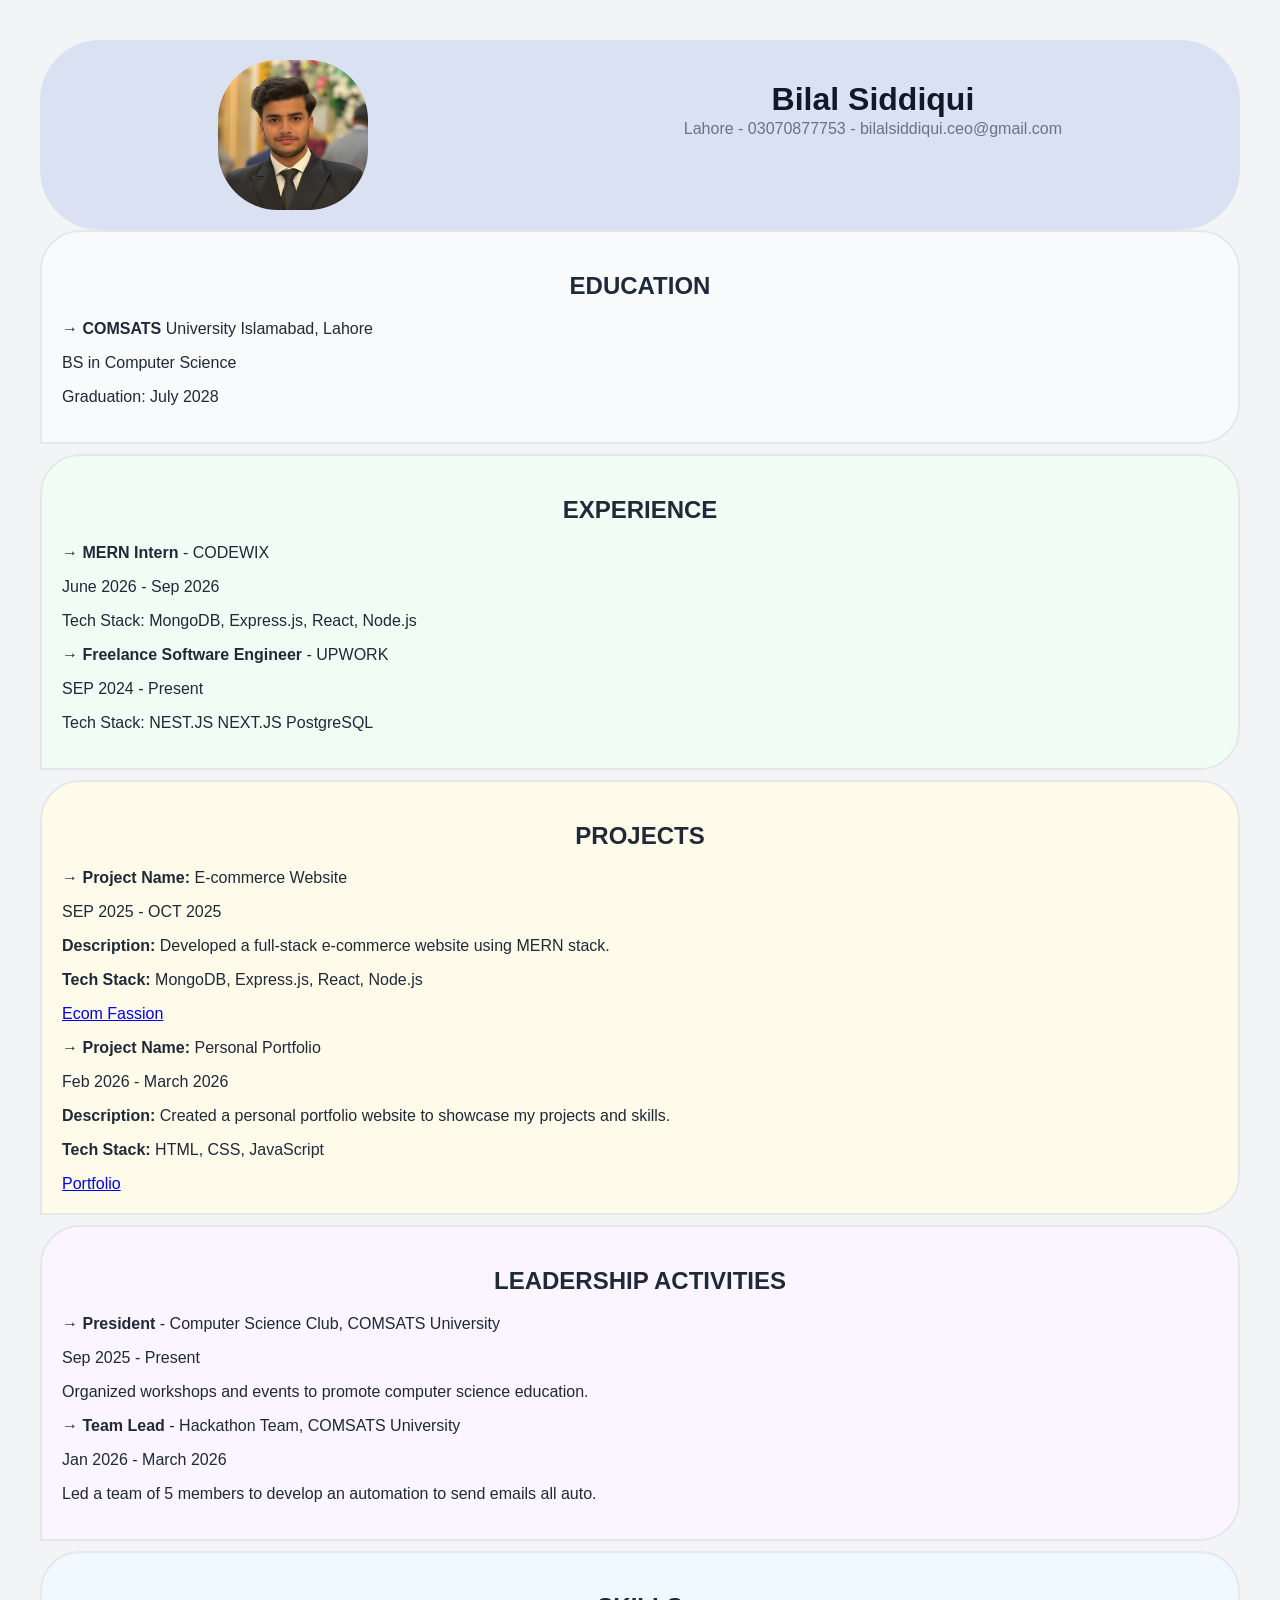
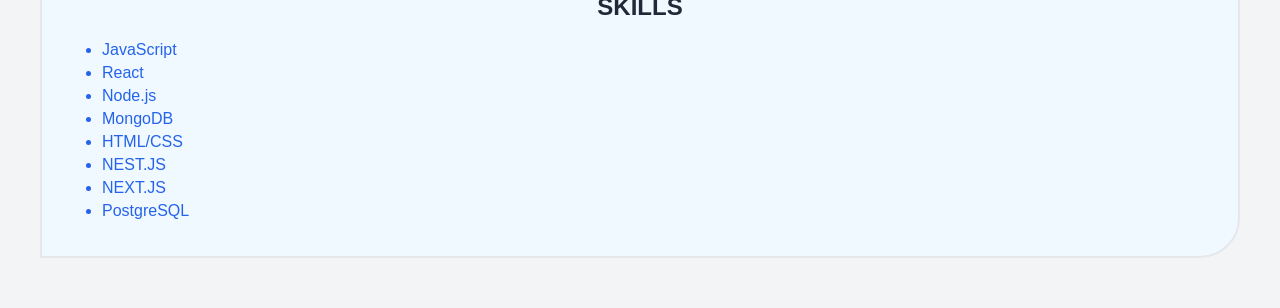
<file: assignment-1/index.html>
<!DOCTYPE html>
<html lang="en">
<head>
    <meta charset="UTF-8">
    <link rel="stylesheet" href="style.css">
    <meta name="viewport" content="width=device-width, initial-scale=1.0">
    <title>BILAL'S CV</title>
</head>
<body>


    <div class="top_heading_section">

         <div class="image_div">
            <img src="image.jpg" alt="">
        </div>

        <div class="heading_div">
            <h1>Bilal Siddiqui</h1>
            <p class="about_text">Lahore - 03070877753 - bilalsiddiqui.ceo@gmail.com</p>
        </div>
       

    
    </div>
    
    <div class="section education_section">
        <h2>EDUCATION</h2>
        <p>→ <b>COMSATS</b> University Islamabad, Lahore </p>
        <p>BS in Computer Science </p>
        <p>Graduation: July 2028</p>


    </div>

    <div class="section experience">

        <h2>EXPERIENCE</h2>
        <div class="experience_info">
            

            <div class="experience_data">
            <p>→ <b>MERN Intern</b> - CODEWIX</p>
            <P>June 2026 - Sep 2026</P>
            <p>Tech Stack: MongoDB, Express.js, React, Node.js</p>

            </div>

            <div class="experience_data">
             <p>→ <b>Freelance Software Engineer</b> - UPWORK</p>
            <P>SEP 2024 - Present</P>
            <p>Tech Stack: NEST.JS NEXT.JS PostgreSQL</p>
            </div>
               
     </div>
    </div>
        

        <div class="section projects">

            <h2>PROJECTS</h2>
            <div class="project_info">
                <div class="project_data">
                    <p>→ <b>Project Name:</b> E-commerce Website</p>
                    <P>SEP 2025 - OCT 2025</P>
                    <p><b>Description:</b> Developed a full-stack e-commerce website using MERN stack.</p>
                    <p><b>Tech Stack:</b> MongoDB, Express.js, React, Node.js</p>
                    <a href="https://www.google.com" target="_blank">Ecom Fassion</a>
                </div>

                <div class="project_data">
                    <p>→ <b>Project Name:</b> Personal Portfolio</p>
                    <P>Feb 2026 - March 2026</P>
                    <p><b>Description:</b> Created a personal portfolio website to showcase my projects and skills.</p>
                    <p><b>Tech Stack:</b> HTML, CSS, JavaScript</p>
                    <a href="https://www.google.com" target="_blank">Portfolio</a>
                </div>

            </div>



        </div>  
            
            <div class="section leadership_activities">
                <h2>LEADERSHIP ACTIVITIES</h2>
                <div class="leadership_info">
                    <div class="leadership_data">
                        <p>→ <b>President</b> - Computer Science Club, COMSATS University</p>
                        <P>Sep 2025 - Present</P>
                        <p>Organized workshops and events to promote computer science education.</p>
                    </div>

                    <div class="leadership_data">
                        <p>→ <b>Team Lead</b> - Hackathon Team, COMSATS University</p>
                        <P>Jan 2026 - March 2026</P>
                        <p>Led a team of 5 members to develop an automation to send emails all auto.</p>
                    </div>

                </div>


            </div>

            <div class="section skills">
                <h2>SKILLS</h2>
                <ul>
                    <li>JavaScript</li>
                    <li>React</li>
                    <li>Node.js</li>
                    <li>MongoDB</li>
                    <li>HTML/CSS</li>
                    <li>NEST.JS</li>
                    <li>NEXT.JS</li>
                    <li>PostgreSQL</li>
                </ul>
            </div>

            
            


    
</body>
</html>
</file>
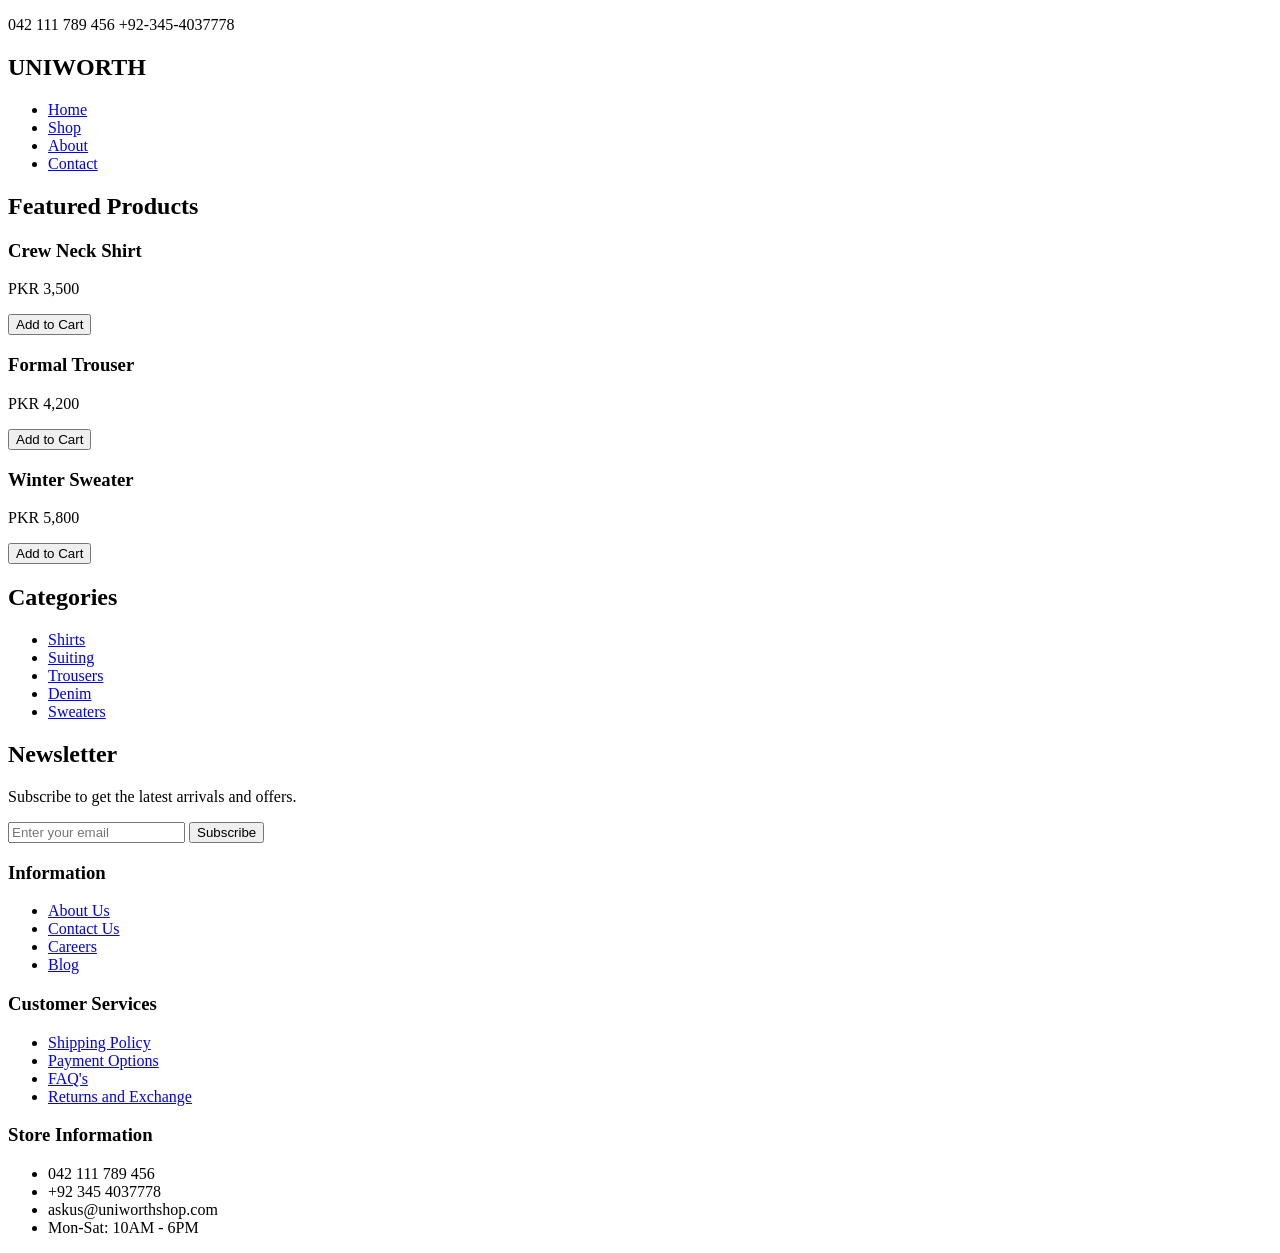
<file: lab-1/index.html>
<!DOCTYPE html>
<html lang="en">
<head>
  <meta charset="UTF-8">
  <meta name="viewport" content="width=device-width, initial-scale=1.0">
  <title>Uniworth</title>
</head>
<body>

  <header>
    <p>042 111 789 456        +92-345-4037778</p>
    
  </header>

  <nav>
    <h1>UNIWORTH</h1>
    <ul>
      <li><a href="#">Home</a></li>
      <li><a href="#">Shop</a></li>
      <li><a href="#">About</a></li>
      <li><a href="#">Contact</a></li>
    </ul>
  </nav>

  <main>

    <section>
      <h2>Featured Products</h2>
      <div>
        <h3>Crew Neck Shirt</h3>
        <p>PKR 3,500</p>
        <button>Add to Cart</button>
      </div>
      <div>
        <h3>Formal Trouser</h3>
        <p>PKR 4,200</p>
        <button>Add to Cart</button>
      </div>
      <div>
        <h3>Winter Sweater</h3>
        <p>PKR 5,800</p>
        <button>Add to Cart</button>
      </div>
    </section>

    <section>
      <h2>Categories</h2>
      <ul>
        <li><a href="#">Shirts</a></li>
        <li><a href="#">Suiting</a></li>
        <li><a href="#">Trousers</a></li>
        <li><a href="#">Denim</a></li>
        <li><a href="#">Sweaters</a></li>
      </ul>
    </section>

    <section>
      <h2>Newsletter</h2>
      <p>Subscribe to get the latest arrivals and offers.</p>
      <input type="email" placeholder="Enter your email">
      <button>Subscribe</button>
    </section>

  </main>

  <footer>
    <div>
      <h3>Information</h3>
      <ul>
        <li><a href="#">About Us</a></li>
        <li><a href="#">Contact Us</a></li>
        <li><a href="#">Careers</a></li>
        <li><a href="#">Blog</a></li>
      </ul>
    </div>
    <div>
      <h3>Customer Services</h3>
      <ul>
        <li><a href="#">Shipping Policy</a></li>
        <li><a href="#">Payment Options</a></li>
        <li><a href="#">FAQ's</a></li>
        <li><a href="#">Returns and Exchange</a></li>
      </ul>
    </div>
    <div>
      <h3>Store Information</h3>
      <ul>
        <li>042 111 789 456</li>
        <li>+92 345 4037778</li>
        <li>askus@uniworthshop.com</li>
        <li>Mon-Sat: 10AM - 6PM</li>
      </ul>
    </div>
  </footer>

</body>
</html>
</file>
<file: assignment-1/style.css>
body {
    margin: 0;
    padding: 40px;
    background-color: #f3f4f6;
    font-family: Arial, sans-serif;
    color: #1f2937;
}




h1 {
    text-align: center;
    color: #111827;
}

h2 {
    text-align: center;
    color: #1f2937;
}

.about_text {
    text-align: center;
    margin-top: -20px;
    color: #6b7280;
}

.section {
    padding: 20px;
    margin-bottom: 10px;
    border: 2px solid #e5e7eb;
    border-radius: 40px 40px 40px 0;
}


.education_section {
    background-color: #f8fafc;
}

.education_section:hover {
    background-color: #eff6ff;
    border-color: #93c5fd;
}


.experience {
    background-color: #f0fdf4;
}

.experience:hover {
    background-color: #dcfce7;
    border-color: #86efac;
}


.projects {
    background-color: #fffbeb;
}

.projects:hover {
    background-color: #fef3c7;
    border-color: #fcd34d;
}


.leadership_activities {
    background-color: #faf5ff;
}

.leadership_activities:hover {
    background-color: #f3e8ff;
    border-color: #d8b4fe;
}


.skills {
    background-color: #f0f9ff;
}

.skills:hover {
    background-color: #e0f2fe;
    border-color: #7dd3fc;
}

.skills li {
    color: #2563eb;
    margin-bottom: 5px;
}
.top_heading_section {

    position: sticky;
    top: 0;
    background-color: #d9e1f2;
    border-radius: 60px;
    padding: 20px;
    display: flex;
    justify-content: space-around;
    
    
    
    
}

.image_div {
    
    display: flex;
    height: 150px;
    width: 150px;
    
    
}

.image_div img {

    width: 100%;
    height: 100%;
          
    border-radius: 60px;     
}

.image_div {
    animation: move 4s  infinite;
}

.heading_div {
    animation: move 4s infinite ;
}

@keyframes move {
    0%   { transform: translateX(0); }
    50% { transform: translateX(-200px); }
    100% { transform: translateX(0); }
}
</file>
